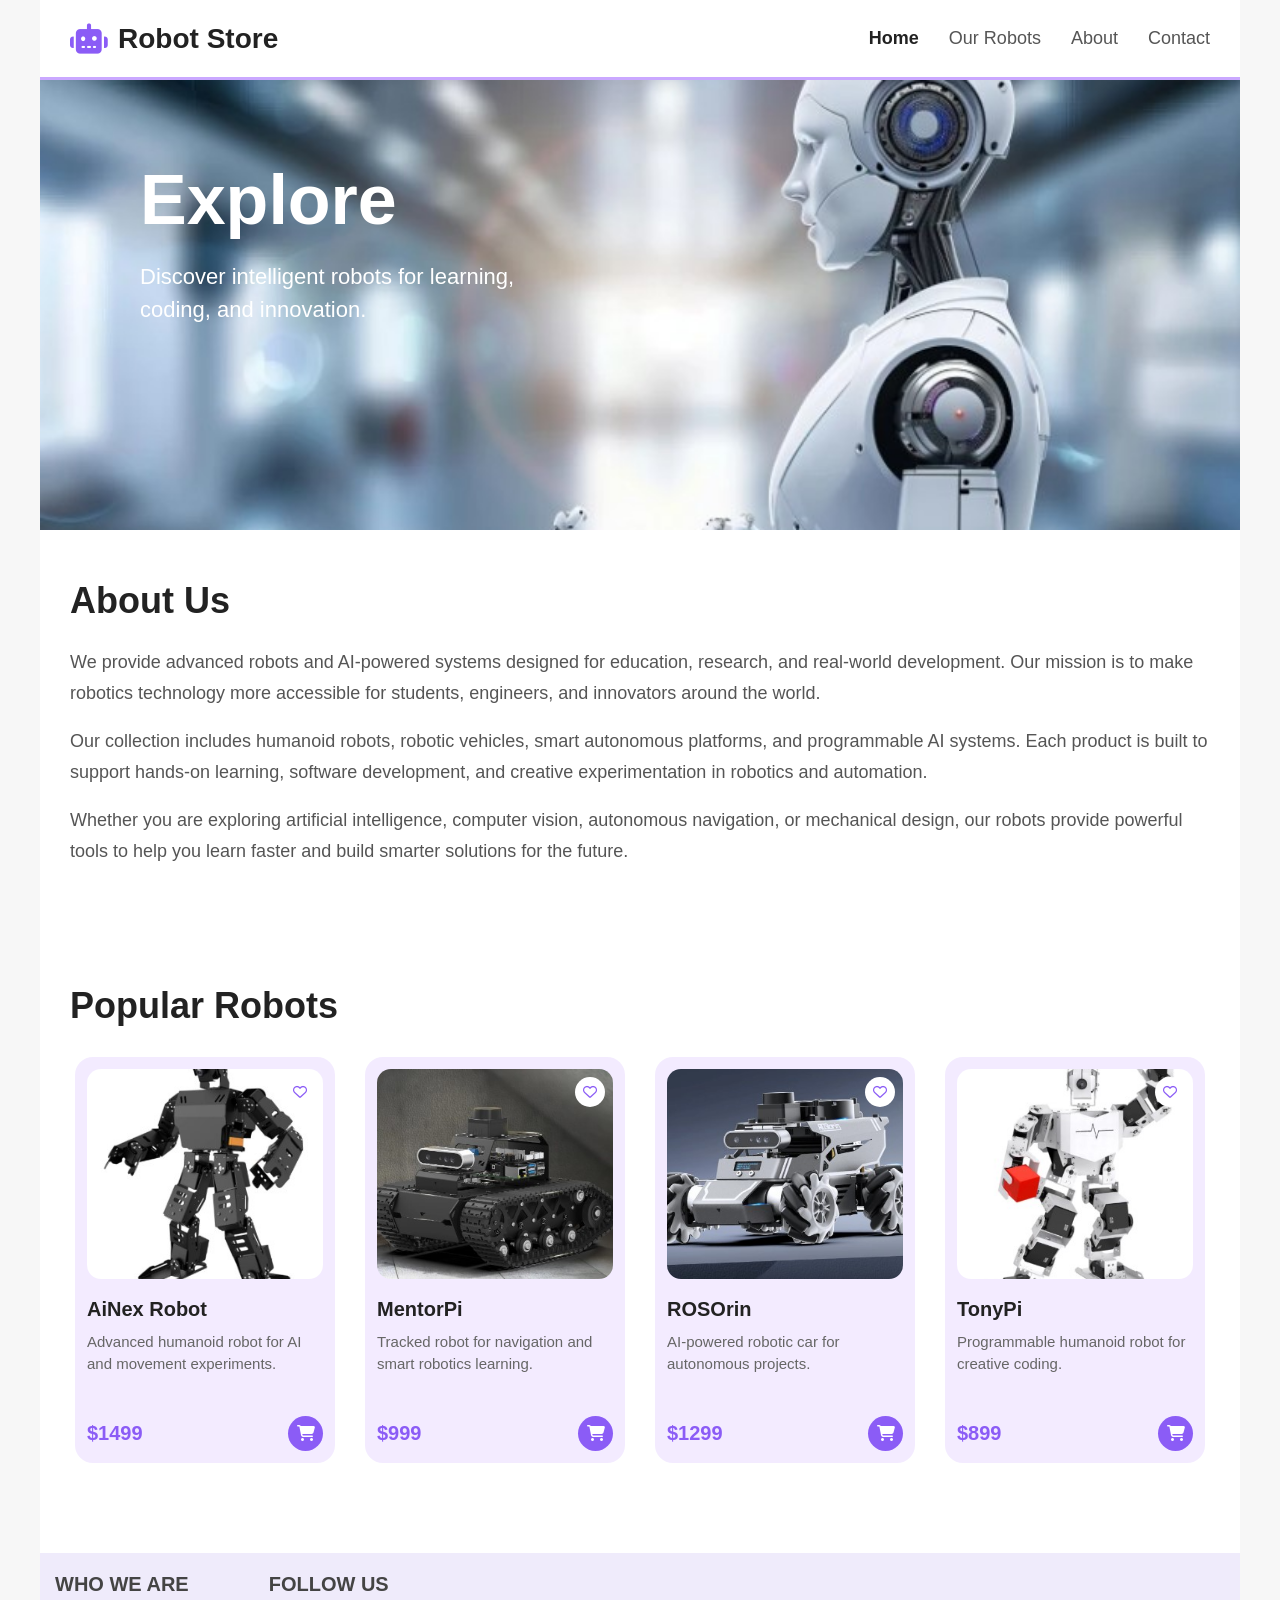
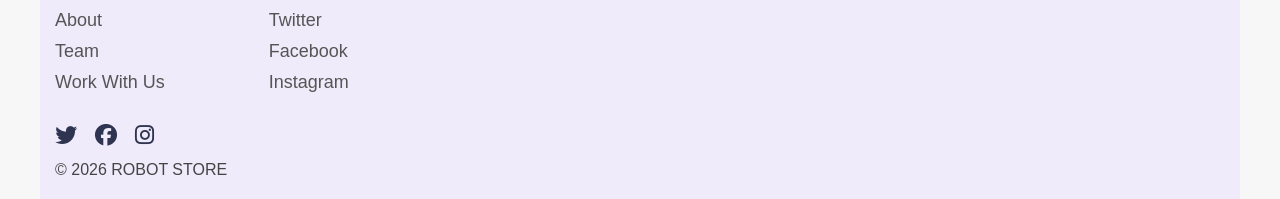
<file: hw2/index.html>
<!DOCTYPE html>
<html lang="en">
<head>
    <meta charset="UTF-8">
    <meta name="viewport" content="width=device-width, initial-scale=1.0">
    <title>Robot Store</title>
    <link rel="stylesheet" href="css/style.css">
    <link rel="stylesheet" href="https://cdnjs.cloudflare.com/ajax/libs/font-awesome/6.5.0/css/all.min.css">
</head>
<body>
    <div id="wrapper">

        <header>
            <div class="logo">
                <a href="index.html">
                    <i class="fa-solid fa-robot"></i>
                    Robot Store
                </a>
            </div>

            <nav>
                <ul>
                    <li><a href="index.html" class="active">Home</a></li>
                    <li><a href="products.html">Our Robots</a></li>
                    <li><a href="#">About</a></li>
                    <li><a href="#">Contact</a></li>
                </ul>
            </nav>
        </header>

        <main>
            <section id="hero">
                <h1>Explore</h1>
                <p>Discover intelligent robots for learning, coding, and innovation.</p>
            </section>

            <section id="about">
                <h2>About Us</h2>
                <p>
                    We provide advanced robots and AI-powered systems designed for education,
                    research, and real-world development. Our mission is to make robotics
                    technology more accessible for students, engineers, and innovators around
                    the world.
                </p>
                <p>
                    Our collection includes humanoid robots, robotic vehicles, smart
                    autonomous platforms, and programmable AI systems. Each product is built
                    to support hands-on learning, software development, and creative
                    experimentation in robotics and automation.
                </p>
                <p>
                    Whether you are exploring artificial intelligence, computer vision,
                    autonomous navigation, or mechanical design, our robots provide powerful
                    tools to help you learn faster and build smarter solutions for the
                    future.
                </p>
            </section>

            <section id="featured-robots">
                <h2>Popular Robots</h2>

                <div class="cards-container">

                    <div class="robot-card">
                        <img src="images/AiNex.jpg" alt="Hiwonder AiNex robot">
                        <div class="heart-icon">
                            <i class="fa-regular fa-heart"></i>
                        </div>
                        <h3>AiNex Robot</h3>
                        <p>Advanced humanoid robot for AI and movement experiments.</p>
                        <div class="card-bottom">
                            <span>$1499</span>
                            <a href="#"><i class="fa-solid fa-cart-shopping"></i></a>
                        </div>
                    </div>
                    <div class="robot-card">
                        <img src="images/MentorPi.jpg" alt="Hiwonder MentorPi robot">
                        <div class="heart-icon">
                            <i class="fa-regular fa-heart"></i>
                        </div>
                        <h3>MentorPi</h3>
                        <p>Tracked robot for navigation and smart robotics learning.</p>
                        <div class="card-bottom">
                            <span>$999</span>
                            <a href="#"><i class="fa-solid fa-cart-shopping"></i></a>
                        </div>
                    </div>

                    <div class="robot-card">
                        <img src="images/ROSOrin.jpg" alt="Hiwonder ROSOrin robot">
                        <div class="heart-icon">
                            <i class="fa-regular fa-heart"></i>
                        </div>

                        <h3>ROSOrin</h3>
                        <p>AI-powered robotic car for autonomous projects.</p>

                        <div class="card-bottom">
                            <span>$1299 </span>
                            <a href="#"><i class="fa-solid fa-cart-shopping"></i></a>
                        </div>
                    </div>

                    <div class="robot-card">
                        <img src="images/TonyPi.jpg" alt="Hiwonder TonyPi robot">
                        <div class="heart-icon">
                            <i class="fa-regular fa-heart"></i>
                        </div>

                        <h3>TonyPi</h3>
                        <p>Programmable humanoid robot for creative coding.</p>

                        <div class="card-bottom">
                            <span>$899</span>
                            <a href="#"><i class="fa-solid fa-cart-shopping"></i></a>
                        </div>
                    </div>

                </div>
            </section>    
        </main>

        <footer>
            <div class="footer-links">
                <div class="footer-list">
                    <h3>WHO WE ARE</h3>
                    <ul>
                        <li><a href="#">About</a></li>
                        <li><a href="#">Team</a></li>
                        <li><a href="#">Work With Us</a></li>
                    </ul>
                </div>

                <div class="footer-list">
                    <h3>FOLLOW US</h3>
                    <ul>
                        <li><a href="https://twitter.com" target="_blank">Twitter</a></li>
                        <li><a href="https://facebook.com" target="_blank">Facebook</a></li>
                        <li><a href="https://instagram.com" target="_blank">Instagram</a></li>
                    </ul>
                </div>
            </div>

            <div class="social-icons">
                <a href="https://twitter.com" target="_blank"><i class="fa-brands fa-twitter"></i></a>
                <a href="https://facebook.com" target="_blank"><i class="fa-brands fa-facebook"></i></a>
                <a href="https://instagram.com" target="_blank"><i class="fa-brands fa-instagram"></i></a>
            </div>

            <p>&copy; 2026 ROBOT STORE</p>
        </footer>

    </div>
</body>
</html>
</file>
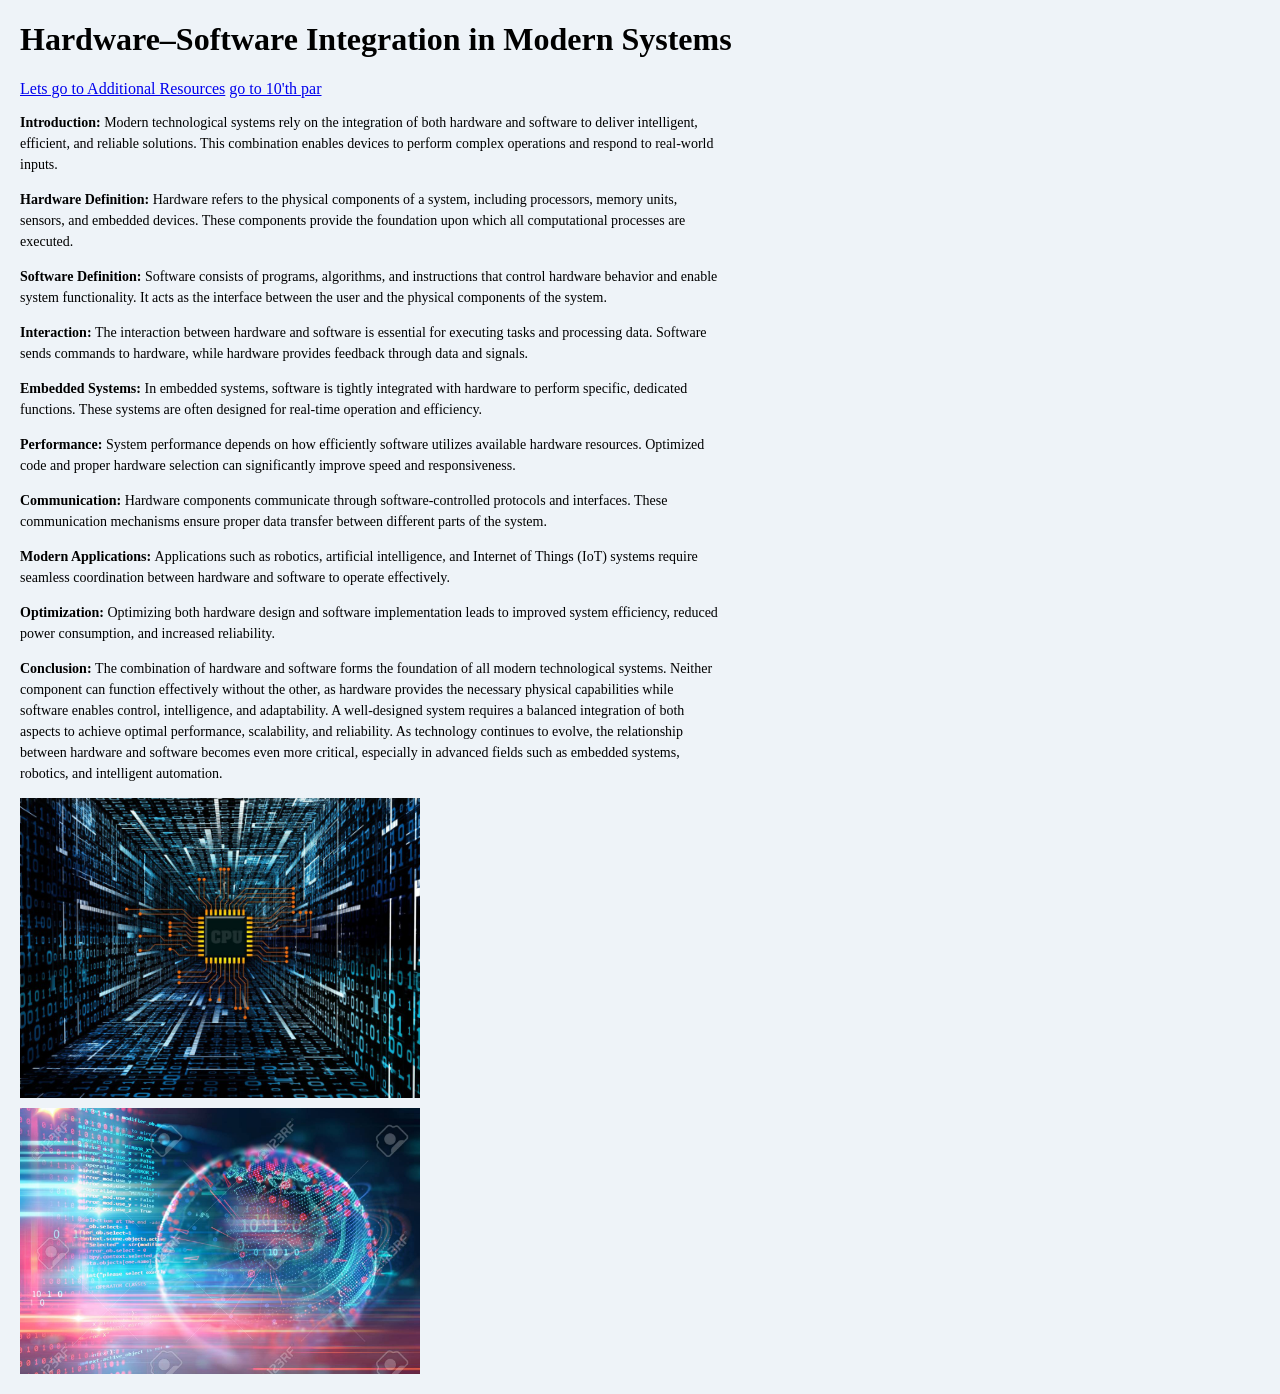
<file: hw1/html/index.html>
<!DOCTYPE html>
<html lang="en">
    <head>
        <meta charset="UTF-8">
        <meta name="viewport" content="width=device-width, initial-scale=1.0">
        <link rel="stylesheet" href="../css/style.css">

        <title>Hardware and Software Integration</title>
    </head>
    <body>
        <h1>Hardware–Software Integration in Modern Systems</h1>
        <a href="./index_2.html">Lets go to Additional Resources</a> <a href="#para10"> go to 10'th par</a>
        <p>
            <span class="first_word">Introduction: </span> Modern technological systems rely on the integration of both hardware and software to deliver intelligent, efficient, and reliable solutions. This combination enables devices to perform complex operations and respond to real-world inputs.
        </p>
        <p>
            <span class="first_word">Hardware Definition: </span> Hardware refers to the physical components of a system, including processors, memory units, sensors, and embedded devices. These components provide the foundation upon which all computational processes are executed.
        </p>
        <p>
            <span class="first_word">Software Definition: </span> Software consists of programs, algorithms, and instructions that control hardware behavior and enable system functionality. It acts as the interface between the user and the physical components of the system.
        </p>
        <p>
            <span class="first_word">Interaction: </span> The interaction between hardware and software is essential for executing tasks and processing data. Software sends commands to hardware, while hardware provides feedback through data and signals.
        </p>
        <p>
            <span class="first_word">Embedded Systems: </span> In embedded systems, software is tightly integrated with hardware to perform specific, dedicated functions. These systems are often designed for real-time operation and efficiency.
        </p>
        <p>
            <span class="first_word">Performance: </span> System performance depends on how efficiently software utilizes available hardware resources. Optimized code and proper hardware selection can significantly improve speed and responsiveness.
        </p>
        <p>
            <span class="first_word">Communication: </span> Hardware components communicate through software-controlled protocols and interfaces. These communication mechanisms ensure proper data transfer between different parts of the system.
        </p>
        <p>
            <span class="first_word">Modern Applications: </span> Applications such as robotics, artificial intelligence, and Internet of Things (IoT) systems require seamless coordination between hardware and software to operate effectively.
        </p>
        <p>
            <span class="first_word">Optimization: </span> Optimizing both hardware design and software implementation leads to improved system efficiency, reduced power consumption, and increased reliability.
        </p>
        <p id="para10">
            <span class="first_word">Conclusion: </span> The combination of hardware and software forms the foundation of all modern technological systems. Neither component can function effectively without the other, as hardware provides the necessary physical capabilities while software enables control, intelligence, and adaptability. A well-designed system requires a balanced integration of both aspects to achieve optimal performance, scalability, and reliability. As technology continues to evolve, the relationship between hardware and software becomes even more critical, especially in advanced fields such as embedded systems, robotics, and intelligent automation.
        </p>
        
        <div style="display:flex;flex-direction: column ;gap:10px;">
            <img src="../Images/hardware.png" width="400" alt="Hardware components illustration" >
            <img src="../Images/software.jpg" width="400" alt="Software and data visualization">
        </div>
    </body>
</html>
</file>
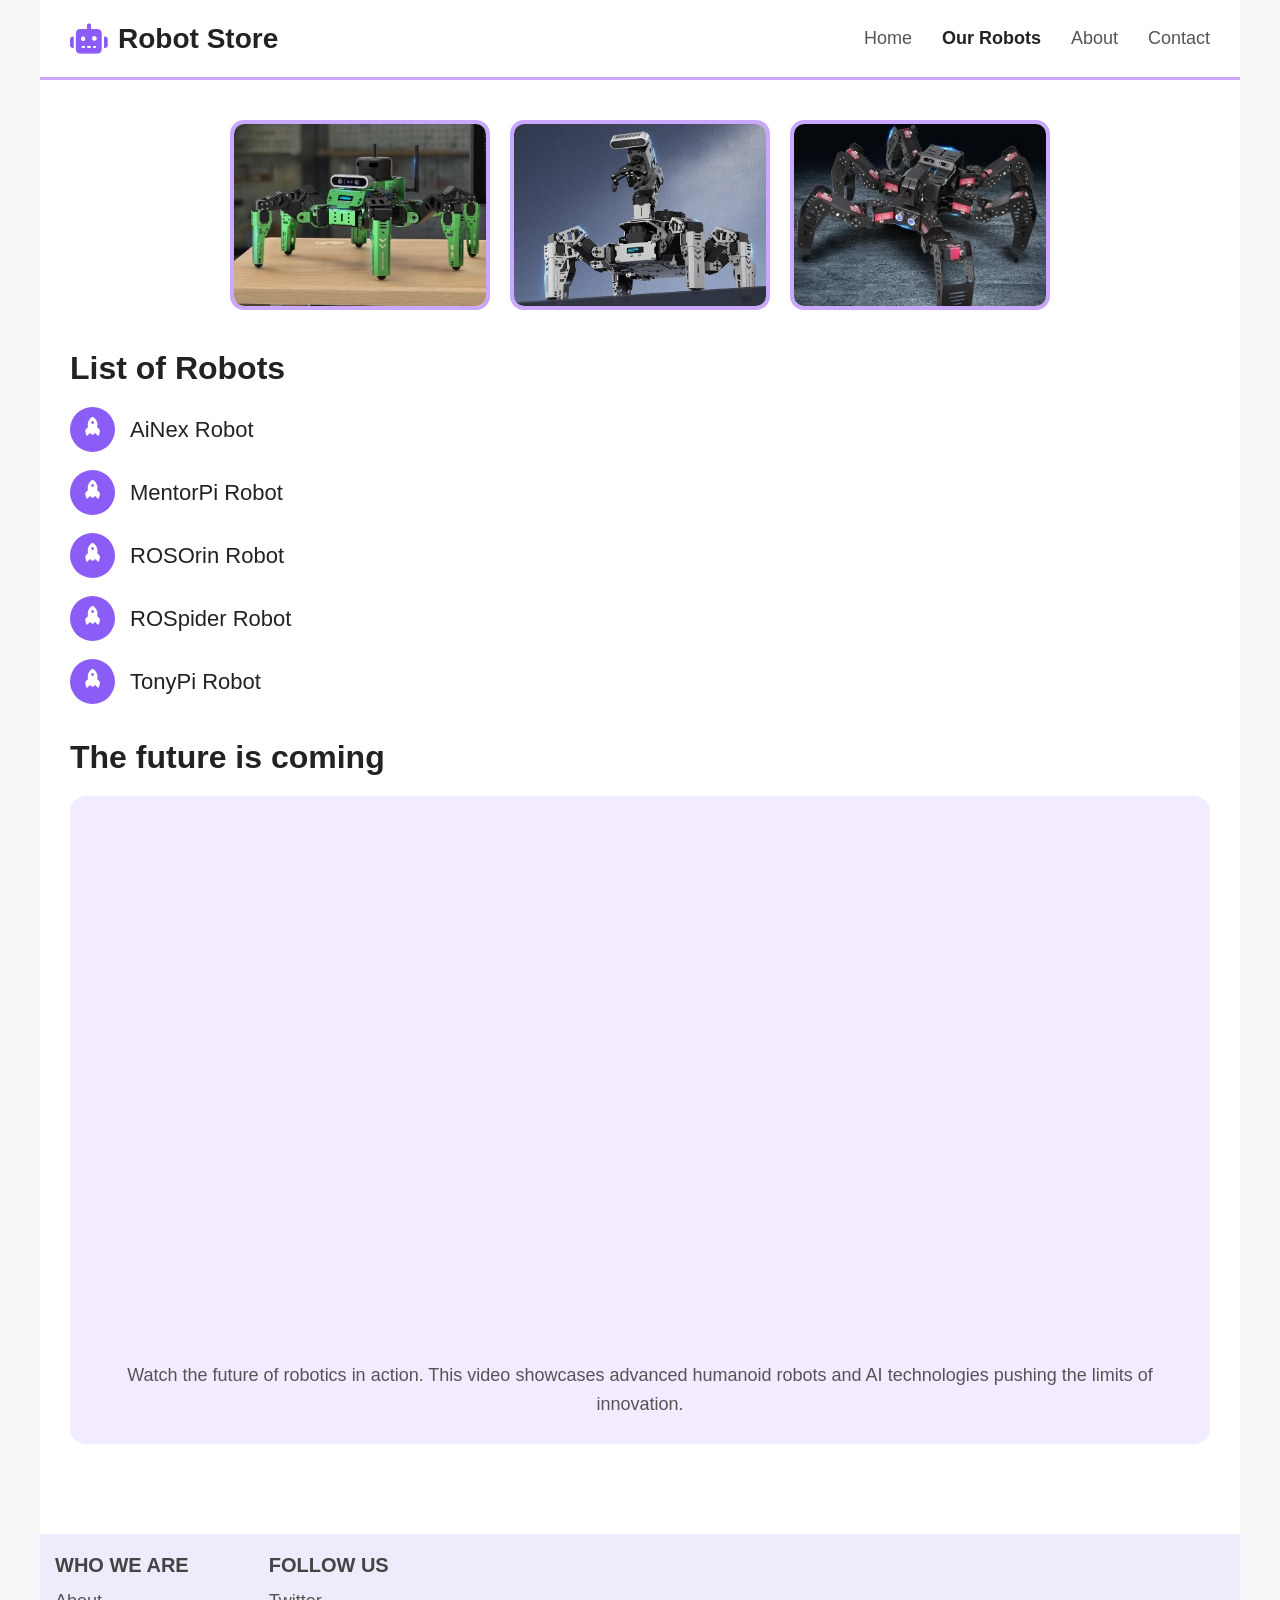
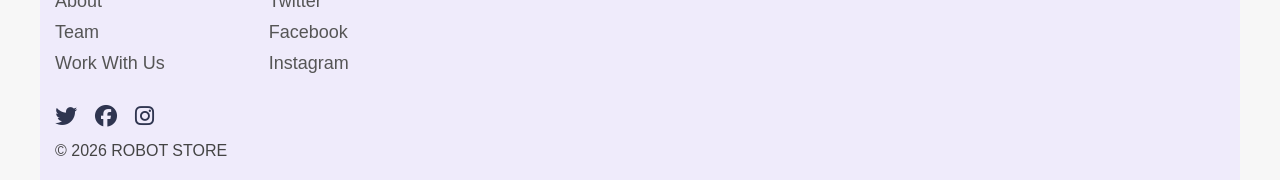
<file: hw2/products.html>
<!DOCTYPE html>
<html lang="en">
<head>
    <meta charset="UTF-8">
    <meta name="viewport" content="width=device-width, initial-scale=1.0">
    <title>Our Robots</title>

    <link rel="stylesheet" href="https://cdnjs.cloudflare.com/ajax/libs/font-awesome/6.5.2/css/all.min.css">
    <link rel="stylesheet" href="css/style.css">
</head>
<body>

<div id="wrapper">

    <header>
        <div class="logo">
            <a href="index.html">
                <i class="fa-solid fa-robot"></i>
                Robot Store
            </a>
        </div>

        <nav>
            <ul>
                <li><a href="index.html">Home</a></li>
                <li><a href="products.html" class="active">Our Robots</a></li>
                <li><a href="#">About</a></li>
                <li><a href="#">Contact</a></li>
            </ul>
        </nav>
    </header>

    <main>

        <div id="products-gallery">
            <img src="images/JetHexa.jpg" alt="Hiwonder JetHexa robot">
            <img src="images//ROSpider.jpg" alt="Hiwonder ROSpider robot">
            <img src="images/SpiderPi.jpg" alt="Hiwonder SpiderPi robot">
        </div>

        <section id="robots-list-section">
            <h2>List of Robots</h2>
            <ul class="robots-list">
                <li><i class="fa-solid fa-rocket"></i> AiNex Robot</li>
                <li><i class="fa-solid fa-rocket"></i> MentorPi Robot</li>
                <li><i class="fa-solid fa-rocket"></i> ROSOrin Robot</li>
                <li><i class="fa-solid fa-rocket"></i> ROSpider Robot</li>
                <li><i class="fa-solid fa-rocket"></i> TonyPi Robot</li>
            </ul>

            <h2>The future is coming</h2>
            <div class="choice-box">
                <iframe 
                    src="https://www.youtube.com/embed/EJbJMg2RNgw"
                    title="Robot Video"
                    allowfullscreen>
                </iframe>
                <p>
                    Watch the future of robotics in action. This video showcases advanced
                    humanoid robots and AI technologies pushing the limits of innovation.
                </p>
            </div>
        </section>

    </main>

    <footer>
        <div class="footer-links">
            <div class="footer-list">
                <h3>WHO WE ARE</h3>
                <ul>
                    <li><a href="#">About</a></li>
                    <li><a href="#">Team</a></li>
                    <li><a href="#">Work With Us</a></li>
                </ul>
            </div>

            <div class="footer-list">
                <h3>FOLLOW US</h3>
                <ul>
                    <li><a href="#">Twitter</a></li>
                    <li><a href="#">Facebook</a></li>
                    <li><a href="#">Instagram</a></li>
                </ul>
            </div>
        </div>

        <div class="social-icons">
            <a href="#"><i class="fa-brands fa-twitter"></i></a>
            <a href="#"><i class="fa-brands fa-facebook"></i></a>
            <a href="#"><i class="fa-brands fa-instagram"></i></a>
        </div>

        <p>&copy; 2026 ROBOT STORE</p>
    </footer>

</div>
</body>
</html>
</file>
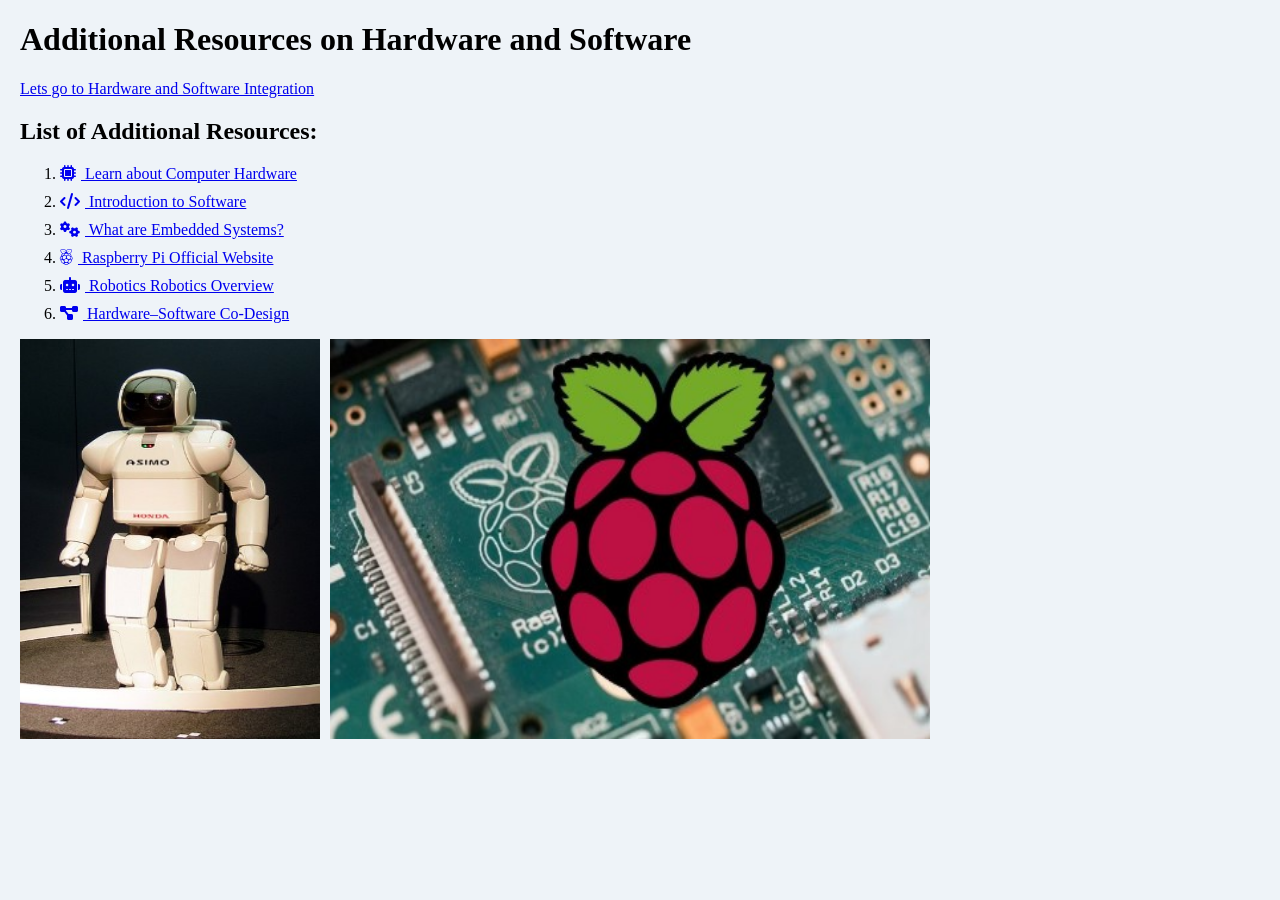
<file: hw1/html/index_2.html>
<!DOCTYPE html>
<html lang="en">
    <head>
        <meta charset="UTF-8">
        <meta name="viewport" content="width=device-width, initial-scale=1.0">
        <link rel="stylesheet" href="../css/style.css">
        <link rel="stylesheet" href="https://cdnjs.cloudflare.com/ajax/libs/font-awesome/6.5.0/css/all.min.css">

        <title>Additional Resources </title>
    </head>
    <body>
        <h1> Additional Resources on Hardware and Software</h1>
        <a href="./index.html">Lets go to Hardware and Software Integration</a>
        <h2>List of Additional Resources:</h2>
        <ol>
            <li>
                <a href="https://en.wikipedia.org/wiki/Computer_hardware" target="_blank"><i class="fa-solid fa-microchip"></i>
                    Learn about Computer Hardware
                </a>
            </li>
            <li>
                <a href="https://en.wikipedia.org/wiki/Software" target="_blank"><i class="fa-solid fa-code"></i>
                    Introduction to Software
                </a>
            </li>
            <li>
                <a href="https://en.wikipedia.org/wiki/Embedded_system" target="_blank"><i class="fa-solid fa-gears"></i>
                    What are Embedded Systems?
                </a>
            </li>
            <li>
                <a href="https://www.raspberrypi.org/" target="_blank"><i class="fa-brands fa-raspberry-pi"></i>
                    Raspberry Pi Official Website
                </a>
            </li>
            <li>
                <a href="https://en.wikipedia.org/wiki/Robot" target="_blank"><i class="fa-solid fa-robot"></i> Robotics 
                    Robotics Overview
                </a>
            </li>
            <li>
                <a href="https://en.wikipedia.org/wiki/Hardware%E2%80%93software_co-design" target="_blank"><i class="fa-solid fa-diagram-project"></i>
                    Hardware–Software Co-Design
                </a>
            </li>
        </ol>
        <div style="display: flex;flex-direction: row;gap: 10px;">
            <img src="../Images/robot.jpg" width="300" height=400 alt="Robot image">
            <img src="../Images/raspberryPi5.jpg" width="600" alt="Raspberry pi5 board">
        </div>

    </body>
</html>
</file>
<file: hw2/css/style.css>
* {
    margin: 0;
    padding: 0;
    box-sizing: border-box;
}

body {
    font-family: Arial, sans-serif;
    background-color: #f7f7f7;
    color: #222;
}

#wrapper {
    max-width: 1200px;
    width: 100%;
    margin: 0 auto;
    background-color: white;
}
header {
    height: 80px;
    display: flex;
    justify-content: space-between;
    align-items: center;
    border-bottom: 3px solid #caa8ff;
    padding: 0 30px;
}



nav ul {
    list-style: none;
    display: flex;
    gap: 30px;
    align-items: center;
}

nav ul li a {
    text-decoration: none;
    color: #555;
    font-size: 18px;
}

nav ul li a:hover {
    color: #8b5cf6;
}

nav ul li a.active {
    font-weight: 700;
    color: #222;
}
.logo a {
    text-decoration: none;
    font-size: 28px;
    font-weight: 700;
    color: #222;
    display: flex;
    align-items: center;
    gap: 10px;
}

.logo i {
    color: #8b5cf6;
    font-size: 30px;
}
footer {
    background-color: #efebfb;
    padding: 20px 15px;
    margin-top: 40px;
}

.footer-links {
    display: flex;
    gap: 80px;
    margin-bottom: 20px;
}

.footer-list h3 {
    font-size: 20px;
    font-weight: 700;
    color: #444;
    margin-bottom: 14px;
}

.footer-list ul {
    list-style: none;
}

.footer-list li {
    margin-bottom: 10px;
}

.footer-list a {
    text-decoration: none;
    color: #555;
    font-size: 18px;
}

.footer-list a:hover {
    color: #8b5cf6;
}

.social-icons {
    display: flex;
    gap: 18px;
    margin-bottom: 12px;
}

.social-icons a {
    color: #2f3550;
    font-size: 22px;
    text-decoration: none;
}

.social-icons a:hover {
    color: #8b5cf6;
}

footer p {
    font-size: 16px;
    color: #444;
}
#hero {
    width: 100%;
    margin-left: 50%;
    transform: translateX(-50%);
    height: 450px;

    background-image: url("../images/Background.jpg");
    background-size: cover;
    background-position: center;
    background-repeat: no-repeat;

    padding: 80px 100px;
}

#hero h1 {
    font-size: 70px;
    color: white;
    margin-bottom: 20px;
}

#hero p {
    width: 450px;
    font-size: 22px;
    line-height: 1.5;
    color: white;
}
#about {
    padding: 50px 30px;
}

#about h2 {
    font-size: 36px;
    margin-bottom: 25px;
    color: #222;
}

#about p {
    font-size: 18px;
    line-height: 1.7;
    margin-bottom: 18px;
    color: #555;
}
#featured-robots {
    padding: 50px 30px;
}

#featured-robots h2 {
    font-size: 36px;
    margin-bottom: 30px;
}

.cards-container {
    display: flex;
    flex-wrap: wrap;
    gap: 30px;
    justify-content: center;
}

.robot-card {
    width: 260px;
    background-color: #f3ebff;
    border-radius: 18px;
    padding: 12px;
    position: relative;
}

.robot-card img {
    width: 100%;
    height: 210px;
    object-fit: cover;
    border-radius: 14px;
    margin-bottom: 15px;
}

.heart-icon {
    position: absolute;
    top: 20px;
    right: 20px;
    width: 30px;
    height: 30px;
    background: white;
    border-radius: 50%;

    display: flex;
    justify-content: center;
    align-items: center;
}

.heart-icon i {
    color: #8b5cf6;
    font-size: 14px;
    line-height: 1;
    display: block;
}

.robot-card h3 {
    font-size: 20px;
    margin-bottom: 10px;
}

.robot-card p {
    font-size: 15px;
    color: #666;
    margin-bottom: 15px;
    line-height: 1.5;
    min-height: 70px;
}

.card-bottom {
    display: flex;
    justify-content: space-between;
    align-items: center;
}

.card-bottom span {
    font-size: 20px;
    color: #8b5cf6;
    font-weight: bold;
}

.card-bottom a {
    width: 35px;
    height: 35px;
    background-color: #8b5cf6;
    color: white;
    border-radius: 50%;
    text-align: center;
    line-height: 35px;
    text-decoration: none;
}
#products-gallery {
    display: flex;
    justify-content: center;
    align-items: center;
    flex-wrap: wrap;
    gap: 20px;
    padding: 40px 30px;
}

#products-gallery img {
    width: 260px;
    height: 190px;
    object-fit: cover;
    border: 4px solid #caa8ff;
    border-radius: 14px;
}

#robots-list-section {
    padding: 0 30px 50px;
}

#robots-list-section h2 {
    font-size: 32px;
    margin-bottom: 20px;
}

.robots-list {
    list-style: none;
    margin-bottom: 35px;
}

.robots-list li {
    display: flex;
    align-items: center;
    gap: 15px;
    font-size: 22px;
    margin-bottom: 18px;
}

.robots-list li i {
    width: 45px;
    height: 45px;
    background-color: #8b5cf6;
    color: white;
    border-radius: 50%;
    display: flex;
    justify-content: center;
    align-items: center;
    font-size: 18px;
    transform: rotate(-45deg);
}

.choice-box {
    background-color: #f3ebff;
    border-radius: 16px;
    padding: 25px;
}

.choice-box iframe {
    width: 100%;
    height: 520px;
    border: none;
    border-radius: 14px;
    display: block;
    margin-bottom: 20px;
}

.choice-box p {
    font-size: 18px;
    color: #555;
    line-height: 1.6;
    text-align: center;
}
</file>
<file: hw1/css/style.css>
body{
    background-color: #eef3f8;
    margin: 20px;
}

h1{
    color: black;
}

p{
    font-size: 14px;
    line-height: 1.5;
    width: 700px;
}

.first_word{
    font-weight: bold;
    font-size: 14px;
}

a:hover{
    color:blue
}

li{
    margin-bottom: 10px;
}

i{
    margin-right: 5px;
}
</file>
